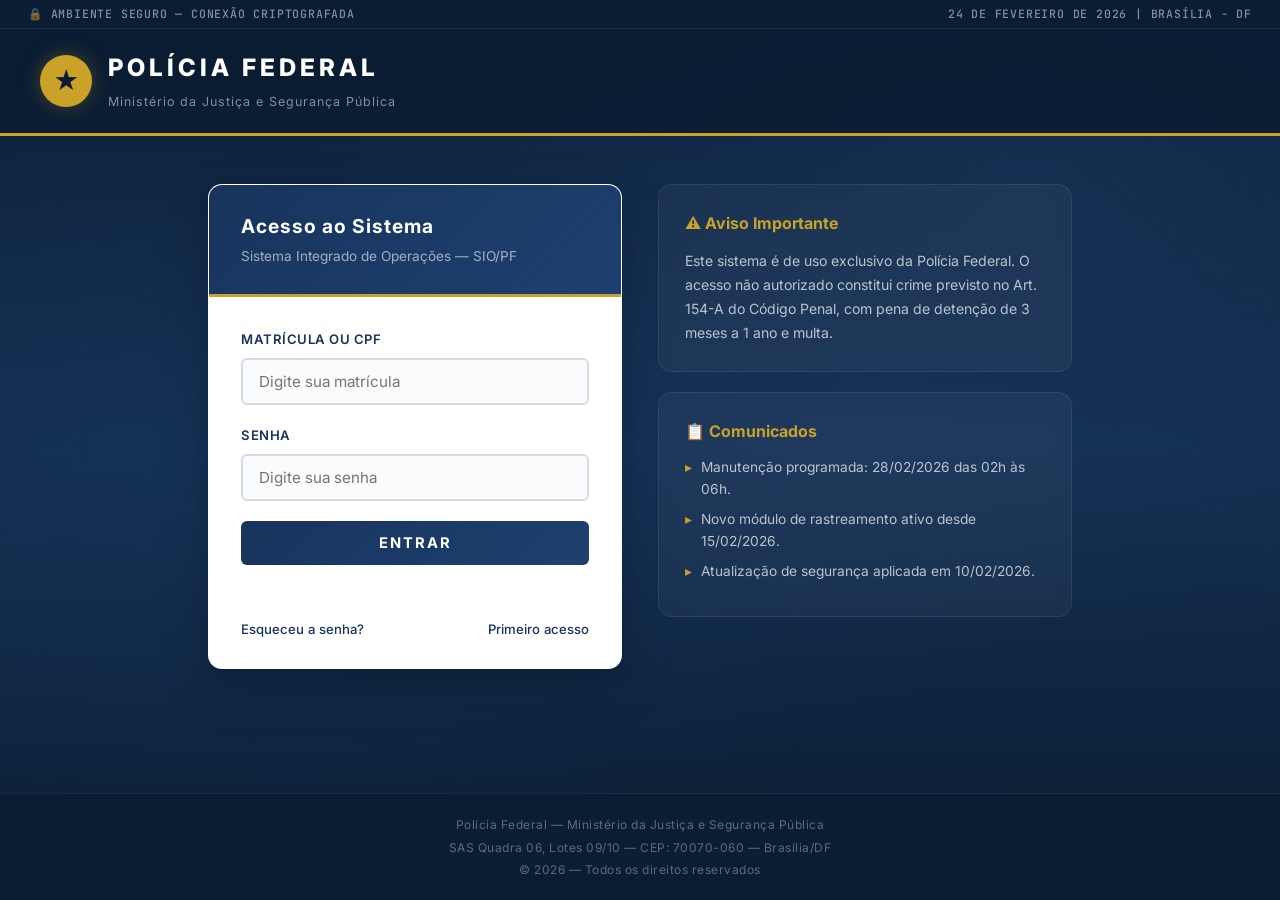
<file: index.html>
<!DOCTYPE html>
<html lang="pt-br">
<head>
    <meta charset="UTF-8">
    <meta name="viewport" content="width=device-width, initial-scale=1.0">
    <title>Polícia Federal — Sistema Integrado de Segurança</title>
    <link rel="preconnect" href="https://fonts.googleapis.com">
    <link rel="preconnect" href="https://fonts.gstatic.com" crossorigin>
    <link href="https://fonts.googleapis.com/css2?family=Inter:wght@300;400;500;600;700;800;900&family=JetBrains+Mono:wght@400;600;700&display=swap" rel="stylesheet">
    <link rel="stylesheet" href="style.css">
</head>
<body class="login-page">

    <!-- TOP BAR -->
    <div class="top-bar">
        <span>🔒 Ambiente Seguro — Conexão Criptografada</span>
        <span>24 de Fevereiro de 2026 | Brasília - DF</span>
    </div>

    <!-- HEADER -->
    <header class="login-header">
        <div class="logo-area">
            <div class="logo-icon">★</div>
            <div class="logo-text">
                <h1>POLÍCIA FEDERAL</h1>
                <span>Ministério da Justiça e Segurança Pública</span>
            </div>
        </div>
    </header>

    <!-- LOGIN -->
    <main class="login-main">
        <div class="login-card">
            <div class="login-card-header">
                <h2>Acesso ao Sistema</h2>
                <p>Sistema Integrado de Operações — SIO/PF</p>
            </div>
            <form id="loginForm">
                <div class="form-group">
                    <label for="username">Matrícula ou CPF</label>
                    <input type="text" id="username" name="username" placeholder="Digite sua matrícula" required autocomplete="off">
                </div>
                <div class="form-group">
                    <label for="password">Senha</label>
                    <input type="password" id="password" name="password" placeholder="Digite sua senha" required>
                </div>
                <button type="submit" class="btn-login">ENTRAR</button>
                <div id="loginError" class="login-error"></div>
            </form>
            <div class="login-card-footer">
                <a href="#">Esqueceu a senha?</a>
                <a href="#">Primeiro acesso</a>
            </div>
        </div>

        <div class="login-info">
            <div class="info-box">
                <h3>⚠️ Aviso Importante</h3>
                <p>Este sistema é de uso exclusivo da Polícia Federal. O acesso não autorizado constitui crime previsto no Art. 154-A do Código Penal, com pena de detenção de 3 meses a 1 ano e multa.</p>
            </div>
            <div class="info-box">
                <h3>📋 Comunicados</h3>
                <ul>
                    <li>Manutenção programada: 28/02/2026 das 02h às 06h.</li>
                    <li>Novo módulo de rastreamento ativo desde 15/02/2026.</li>
                    <li>Atualização de segurança aplicada em 10/02/2026.</li>
                </ul>
            </div>
        </div>
    </main>

    <!-- FOOTER -->
    <footer class="login-footer">
        <div class="footer-content">
            <p>Polícia Federal — Ministério da Justiça e Segurança Pública</p>
            <p>SAS Quadra 06, Lotes 09/10 — CEP: 70070-060 — Brasília/DF</p>
            <p>© 2026 — Todos os direitos reservados</p>
        </div>
    </footer>

    <script src="login.js"></script>
</body>
</html>
</file>
<file: style.css>
/* ========================================
   POLÍCIA FEDERAL — SIO/PF v4.7.2
   Sistema Integrado de Operações
   Design Institucional — 2026
   ======================================== */

/* ===== CUSTOM PROPERTIES ===== */
:root {
    --pf-navy: #0b1d32;
    --pf-navy-light: #17345c;
    --pf-navy-mid: #1e4070;
    --pf-gold: #c9a227;
    --pf-gold-light: #e6c744;
    --pf-gold-dark: #a17f1a;
    --pf-bg: #f0f2f6;
    --pf-bg-alt: #e8ecf2;
    --pf-card: #ffffff;
    --pf-text: #1a2a3a;
    --pf-text-muted: #5a6a7a;
    --pf-border: #d4dbe5;
    --pf-success: #0f8a47;
    --pf-warning: #c77d10;
    --pf-danger: #c62828;
    --pf-info: #1565c0;
    --shadow-sm: 0 1px 3px rgba(0,0,0,.06), 0 1px 2px rgba(0,0,0,.04);
    --shadow-md: 0 4px 12px rgba(0,0,0,.07), 0 2px 4px rgba(0,0,0,.04);
    --shadow-lg: 0 12px 36px rgba(0,0,0,.1), 0 4px 8px rgba(0,0,0,.06);
    --shadow-xl: 0 20px 56px rgba(0,0,0,.14), 0 8px 16px rgba(0,0,0,.08);
    --radius-sm: 6px;
    --radius-md: 10px;
    --radius-lg: 14px;
    --font-body: 'Inter', 'Segoe UI', system-ui, sans-serif;
    --font-mono: 'JetBrains Mono', 'Consolas', monospace;
    --transition: .2s cubic-bezier(.4,0,.2,1);
}

/* ===== RESET & BASE ===== */
*, *::before, *::after { box-sizing: border-box; margin: 0; padding: 0; }

body {
    font-family: var(--font-body);
    background: var(--pf-bg);
    color: var(--pf-text);
    line-height: 1.6;
    -webkit-font-smoothing: antialiased;
    -moz-osx-font-smoothing: grayscale;
}

a { color: inherit; text-decoration: none; }
ul { list-style: none; }
table { border-collapse: collapse; width: 100%; }
::selection { background: var(--pf-gold); color: var(--pf-navy); }

/* ===== TOP BAR ===== */
.top-bar {
    background: var(--pf-navy);
    color: rgba(255,255,255,.5);
    font-size: 0.72rem;
    font-weight: 500;
    padding: 5px 28px;
    display: flex;
    justify-content: space-between;
    align-items: center;
    letter-spacing: .8px;
    text-transform: uppercase;
    font-family: var(--font-mono);
    border-bottom: 1px solid rgba(255,255,255,.06);
}

/* ===== GOLD SEPARATOR LINE (used in headers) ===== */
.gold-line {
    height: 3px;
    background: linear-gradient(90deg, transparent, var(--pf-gold), transparent);
}

/* ========================================
   LOGIN PAGE
   ======================================== */
.login-page {
    background: var(--pf-navy);
    background-image:
        radial-gradient(ellipse at 20% 50%, rgba(23,52,92,.6) 0%, transparent 60%),
        radial-gradient(ellipse at 80% 20%, rgba(30,64,112,.4) 0%, transparent 50%),
        linear-gradient(180deg, #0b1d32 0%, #132d4f 50%, #0b1d32 100%);
    min-height: 100vh;
}

.login-header {
    background: rgba(11,29,50,.85);
    backdrop-filter: blur(12px);
    padding: 20px 40px;
    display: flex;
    align-items: center;
    justify-content: space-between;
    border-bottom: 3px solid var(--pf-gold);
}
.logo-area { display: flex; align-items: center; gap: 16px; }
.logo-icon {
    width: 52px; height: 52px;
    background: var(--pf-gold);
    color: var(--pf-navy);
    border-radius: 50%;
    display: flex; align-items: center; justify-content: center;
    font-size: 1.6rem; font-weight: 900;
    box-shadow: 0 0 20px rgba(201,162,39,.3);
}
.logo-text h1 {
    color: #fff;
    font-size: 1.5rem;
    font-weight: 800;
    letter-spacing: 4px;
    margin: 0;
}
.logo-text span {
    color: rgba(255,255,255,.5);
    font-size: 0.78rem;
    font-weight: 400;
    letter-spacing: 1px;
}

.login-main {
    max-width: 920px;
    margin: 48px auto;
    display: grid;
    grid-template-columns: 1fr 1fr;
    gap: 36px;
    padding: 0 28px;
}

.login-card {
    background: var(--pf-card);
    border-radius: var(--radius-lg);
    box-shadow: var(--shadow-xl);
    overflow: hidden;
    border: 1px solid rgba(255,255,255,.08);
}
.login-card-header {
    background: linear-gradient(135deg, var(--pf-navy-light), var(--pf-navy-mid));
    color: #fff;
    padding: 26px 32px;
    border-bottom: 3px solid var(--pf-gold);
}
.login-card-header h2 { font-size: 1.2rem; font-weight: 700; letter-spacing: 1px; margin-bottom: 4px; }
.login-card-header p { color: rgba(255,255,255,.6); font-size: 0.85rem; font-weight: 400; }

.login-card form { padding: 32px 32px 20px; }
.login-card .form-group { margin-bottom: 20px; }
.login-card label {
    display: block;
    font-weight: 600;
    color: var(--pf-navy-light);
    margin-bottom: 8px;
    font-size: 0.82rem;
    letter-spacing: .5px;
    text-transform: uppercase;
}
.login-card input {
    width: 100%;
    padding: 12px 16px;
    border: 2px solid var(--pf-border);
    border-radius: var(--radius-sm);
    font-size: 0.95rem;
    font-family: var(--font-body);
    transition: border-color var(--transition), box-shadow var(--transition);
    background: #fafbfc;
}
.login-card input:focus {
    border-color: var(--pf-navy-light);
    box-shadow: 0 0 0 3px rgba(23,52,92,.1);
    outline: none;
    background: #fff;
}

.btn-login {
    width: 100%;
    padding: 13px;
    background: linear-gradient(135deg, var(--pf-navy-light), var(--pf-navy-mid));
    color: #fff;
    border: none;
    border-radius: var(--radius-sm);
    font-size: 0.92rem;
    font-weight: 700;
    font-family: var(--font-body);
    letter-spacing: 2px;
    cursor: pointer;
    transition: all var(--transition);
    position: relative;
    overflow: hidden;
}
.btn-login::after {
    content: '';
    position: absolute;
    top: 0; left: -100%;
    width: 100%; height: 100%;
    background: linear-gradient(90deg, transparent, rgba(255,255,255,.1), transparent);
    transition: left .5s;
}
.btn-login:hover { background: linear-gradient(135deg, var(--pf-gold-dark), var(--pf-gold)); color: var(--pf-navy); }
.btn-login:hover::after { left: 100%; }
.btn-login:active { transform: scale(.98); }

.login-error {
    color: var(--pf-danger);
    text-align: center;
    margin-top: 14px;
    font-size: 0.85rem;
    font-weight: 500;
    min-height: 20px;
}

.login-card-footer {
    display: flex;
    justify-content: space-between;
    padding: 0 32px 28px;
}
.login-card-footer a {
    color: var(--pf-navy-light);
    font-size: 0.82rem;
    font-weight: 500;
    transition: color var(--transition);
}
.login-card-footer a:hover { color: var(--pf-gold-dark); }

.login-info { display: flex; flex-direction: column; gap: 20px; }
.info-box {
    background: rgba(255,255,255,.04);
    border: 1px solid rgba(255,255,255,.08);
    border-radius: var(--radius-lg);
    padding: 26px;
    color: rgba(255,255,255,.7);
    backdrop-filter: blur(8px);
    transition: border-color var(--transition);
}
.info-box:hover { border-color: rgba(201,162,39,.3); }
.info-box h3 { color: var(--pf-gold); margin-bottom: 12px; font-size: 1rem; font-weight: 700; }
.info-box p { font-size: 0.88rem; line-height: 1.7; }
.info-box ul { padding-left: 0; }
.info-box li { margin-bottom: 8px; font-size: 0.86rem; padding-left: 16px; position: relative; }
.info-box li::before { content: "▸"; position: absolute; left: 0; color: var(--pf-gold); font-weight: 700; }

.login-footer {
    background: rgba(11,29,50,.9);
    border-top: 1px solid rgba(255,255,255,.06);
    color: rgba(255,255,255,.35);
    text-align: center;
    padding: 18px;
    font-size: 0.75rem;
    position: fixed;
    bottom: 0;
    width: 100%;
    letter-spacing: .5px;
}
.login-footer p { margin: 2px 0; }

/* ========================================
   DASHBOARD PAGE
   ======================================== */
.dashboard-page {
    background: var(--pf-bg);
    background-image: url("data:image/svg+xml,%3Csvg width='60' height='60' viewBox='0 0 60 60' xmlns='http://www.w3.org/2000/svg'%3E%3Cg fill='none' fill-rule='evenodd'%3E%3Cg fill='%23c9d1db' fill-opacity='0.08'%3E%3Cpath d='M36 34v-4h-2v4h-4v2h4v4h2v-4h4v-2h-4zm0-30V0h-2v4h-4v2h4v4h2V6h4V4h-4zM6 34v-4H4v4H0v2h4v4h2v-4h4v-2H6zM6 4V0H4v4H0v2h4v4h2V6h4V4H6z'/%3E%3C/g%3E%3C/g%3E%3C/svg%3E");
    min-height: 100vh;
}

/* HEADER */
.dash-header {
    background: linear-gradient(135deg, var(--pf-navy) 0%, var(--pf-navy-light) 100%);
    color: #fff;
    padding: 0 32px;
    display: flex;
    justify-content: space-between;
    align-items: center;
    box-shadow: var(--shadow-lg);
    position: relative;
    z-index: 100;
    min-height: 68px;
}
.dash-header::after {
    content: '';
    position: absolute;
    bottom: 0;
    left: 0;
    width: 100%;
    height: 3px;
    background: linear-gradient(90deg, var(--pf-gold-dark), var(--pf-gold), var(--pf-gold-dark));
}
.dash-logo { display: flex; align-items: center; gap: 14px; padding: 14px 0; }
.dash-logo .logo-icon {
    width: 44px; height: 44px;
    font-size: 1.3rem;
}
.dash-logo h1 { font-size: 1.25rem; letter-spacing: 3px; margin: 0; font-weight: 800; }
.dash-logo .subtitle { color: rgba(255,255,255,.5); font-size: 0.72rem; display: block; font-weight: 400; letter-spacing: 1px; }

.dash-user-info { display: flex; align-items: center; gap: 14px; }
.user-badge {
    background: rgba(201,162,39,.12);
    color: var(--pf-gold-light);
    padding: 7px 16px;
    border-radius: 20px;
    font-size: 0.78rem;
    font-weight: 600;
    letter-spacing: .3px;
    border: 1px solid rgba(201,162,39,.2);
}
.btn-logout {
    background: transparent;
    color: rgba(255,255,255,.6);
    padding: 7px 16px;
    border-radius: var(--radius-sm);
    font-size: 0.78rem;
    font-weight: 600;
    transition: all var(--transition);
    border: 1px solid rgba(255,255,255,.15);
    letter-spacing: .5px;
}
.btn-logout:hover { background: var(--pf-danger); color: #fff; border-color: var(--pf-danger); }

/* NAV */
.dash-nav {
    background: var(--pf-navy-light);
    padding: 0 32px;
    display: flex;
    gap: 0;
    box-shadow: 0 2px 8px rgba(0,0,0,.12);
    overflow-x: auto;
    position: relative;
    z-index: 99;
}
.dash-nav a {
    color: rgba(255,255,255,.55);
    padding: 14px 22px;
    font-size: 0.82rem;
    font-weight: 600;
    border-bottom: 3px solid transparent;
    transition: all var(--transition);
    white-space: nowrap;
    letter-spacing: .3px;
    position: relative;
}
.dash-nav a:hover {
    color: rgba(255,255,255,.85);
    background: rgba(255,255,255,.04);
}
.dash-nav a.active {
    color: var(--pf-gold);
    border-bottom-color: var(--pf-gold);
    background: rgba(201,162,39,.06);
}

/* MAIN */
.dash-main {
    max-width: 1240px;
    margin: 32px auto;
    padding: 0 28px;
}
.dash-main > section > h2 {
    font-size: 1.3rem;
    font-weight: 800;
    color: var(--pf-navy);
    letter-spacing: .5px;
    margin-bottom: 8px;
    position: relative;
    padding-left: 16px;
}
.dash-main > section > h2::before {
    content: '';
    position: absolute;
    left: 0;
    top: 4px;
    bottom: 4px;
    width: 4px;
    background: var(--pf-gold);
    border-radius: 2px;
}

/* STATS */
.stats-grid {
    display: grid;
    grid-template-columns: repeat(4, 1fr);
    gap: 20px;
    margin: 24px 0 28px;
}
.stat-card {
    border-radius: var(--radius-md);
    padding: 22px 24px;
    color: #fff;
    box-shadow: var(--shadow-md);
    position: relative;
    overflow: hidden;
    transition: transform var(--transition), box-shadow var(--transition);
}
.stat-card:hover {
    transform: translateY(-3px);
    box-shadow: var(--shadow-lg);
}
.stat-card::before {
    content: '';
    position: absolute;
    top: -20px; right: -20px;
    width: 80px; height: 80px;
    border-radius: 50%;
    background: rgba(255,255,255,.08);
}
.stat-number { font-size: 2.2rem; font-weight: 900; line-height: 1; }
.stat-label { font-size: 0.82rem; opacity: .85; margin-top: 6px; font-weight: 500; }
.stat-blue { background: linear-gradient(135deg, #0d2847, #1565c0); }
.stat-green { background: linear-gradient(135deg, #0a3520, #0f8a47); }
.stat-yellow { background: linear-gradient(135deg, #5c3d0a, var(--pf-gold-dark)); }
.stat-red { background: linear-gradient(135deg, #4a0e0e, #c62828); }

/* CARDS */
.card {
    background: var(--pf-card);
    border-radius: var(--radius-md);
    padding: 24px 28px;
    box-shadow: var(--shadow-sm);
    margin-bottom: 24px;
    border: 1px solid rgba(0,0,0,.04);
    transition: box-shadow var(--transition);
}
.card:hover { box-shadow: var(--shadow-md); }
.card h3 {
    color: var(--pf-navy);
    margin-bottom: 16px;
    font-size: 1rem;
    font-weight: 700;
    border-bottom: 2px solid var(--pf-bg);
    padding-bottom: 10px;
    letter-spacing: .3px;
}

.dash-grid-2col {
    display: grid;
    grid-template-columns: 1.3fr 1fr;
    gap: 24px;
    margin-bottom: 24px;
}

/* TABLES */
.table-clean, .table-full {
    width: 100%;
    font-size: 0.85rem;
}
.table-clean th, .table-full th {
    background: linear-gradient(135deg, var(--pf-navy), var(--pf-navy-light));
    color: #fff;
    padding: 11px 16px;
    text-align: left;
    font-weight: 600;
    font-size: 0.78rem;
    letter-spacing: .5px;
    text-transform: uppercase;
}
.table-clean td, .table-full td {
    padding: 11px 16px;
    border-bottom: 1px solid var(--pf-bg);
    transition: background var(--transition);
}
.table-clean tbody tr:hover, .table-full tbody tr:hover {
    background: rgba(201,162,39,.04);
}
.table-clean tbody tr:nth-child(even), .table-full tbody tr:nth-child(even) {
    background: #fafbfc;
}

.table-profile td { padding: 12px 18px; font-size: 0.88rem; }
.table-profile tr:nth-child(even) { background: #fafbfc; }
.table-profile tr:hover { background: rgba(201,162,39,.04); }

/* STATUS BADGES */
.status-green { color: var(--pf-success); font-weight: 700; }
.status-yellow { color: var(--pf-warning); font-weight: 700; }
.status-red { color: var(--pf-danger); font-weight: 700; }

/* ALERTS */
.alert {
    padding: 14px 18px;
    border-radius: var(--radius-sm);
    margin-bottom: 12px;
    font-size: 0.86rem;
    border-left: 4px solid;
    transition: transform var(--transition);
}
.alert:hover { transform: translateX(3px); }
.alert-red { background: #fef2f2; border-color: var(--pf-danger); color: #7f1d1d; }
.alert-yellow { background: #fffbeb; border-color: var(--pf-warning); color: #78350f; }
.alert-blue { background: #eff6ff; border-color: var(--pf-info); color: #1e3a5f; }

/* COMUNICADOS */
.comunicados-list li {
    padding: 12px 0;
    border-bottom: 1px solid var(--pf-bg);
    font-size: 0.88rem;
    transition: padding-left var(--transition);
}
.comunicados-list li:hover { padding-left: 8px; }
.comunicados-list li:last-child { border-bottom: none; }

/* FILTER BAR */
.filter-bar {
    display: flex;
    gap: 12px;
    margin-bottom: 22px;
    flex-wrap: wrap;
}
.filter-bar select, .filter-bar input {
    padding: 9px 16px;
    border: 2px solid var(--pf-border);
    border-radius: var(--radius-sm);
    font-size: 0.85rem;
    font-family: var(--font-body);
    background: #fff;
    transition: border-color var(--transition), box-shadow var(--transition);
}
.filter-bar input { flex: 1; min-width: 200px; }
.filter-bar select:focus, .filter-bar input:focus {
    border-color: var(--pf-navy-light);
    box-shadow: 0 0 0 3px rgba(23,52,92,.08);
    outline: none;
}

/* OPERATIONS GRID */
.ops-grid {
    display: grid;
    grid-template-columns: repeat(2, 1fr);
    gap: 22px;
}
.op-card {
    background: var(--pf-card);
    border-radius: var(--radius-md);
    padding: 24px;
    box-shadow: var(--shadow-sm);
    border-top: 4px solid;
    position: relative;
    transition: transform var(--transition), box-shadow var(--transition);
    border-left: 1px solid rgba(0,0,0,.04);
    border-right: 1px solid rgba(0,0,0,.04);
    border-bottom: 1px solid rgba(0,0,0,.04);
}
.op-card:hover {
    transform: translateY(-3px);
    box-shadow: var(--shadow-md);
}
.op-critica { border-top-color: var(--pf-danger); }
.op-alta { border-top-color: var(--pf-warning); }
.op-media { border-top-color: var(--pf-info); }

.op-badge {
    position: absolute;
    top: 16px;
    right: 16px;
    padding: 4px 12px;
    border-radius: 12px;
    font-size: 0.65rem;
    font-weight: 800;
    letter-spacing: 1px;
    text-transform: uppercase;
}
.op-critica .op-badge { background: #fde8e8; color: var(--pf-danger); }
.op-alta .op-badge { background: #fdf3e0; color: var(--pf-warning); }
.op-media .op-badge { background: #e3f2fd; color: var(--pf-info); }

.op-card h3 { color: var(--pf-navy); margin-bottom: 8px; font-size: 1.05rem; }
.op-card p { font-size: 0.84rem; color: var(--pf-text-muted); margin-bottom: 6px; line-height: 1.6; }

.op-progress {
    background: var(--pf-bg);
    border-radius: 8px;
    height: 8px;
    margin-top: 16px;
    overflow: hidden;
}
.op-bar {
    height: 100%;
    border-radius: 8px;
    background: linear-gradient(90deg, var(--pf-navy-light), var(--pf-info));
    transition: width 1s ease;
    position: relative;
}
.op-bar::after {
    content: '';
    position: absolute;
    top: 0; left: 0; right: 0; bottom: 0;
    background: linear-gradient(90deg, transparent, rgba(255,255,255,.3), transparent);
    animation: progressShine 2s infinite;
}
@keyframes progressShine {
    0% { transform: translateX(-100%); }
    100% { transform: translateX(100%); }
}
.op-percent { font-size: 0.75rem; color: var(--pf-text-muted); display: block; margin-top: 5px; text-align: right; font-weight: 600; }

/* CONSULTAS */
.section-desc { color: var(--pf-text-muted); margin-bottom: 22px; font-size: 0.9rem; }

.consulta-tabs {
    display: flex;
    gap: 0;
    margin-bottom: 22px;
    border-bottom: 2px solid var(--pf-border);
}
.consulta-tab {
    padding: 11px 28px;
    border: none;
    background: none;
    font-size: 0.88rem;
    font-weight: 600;
    font-family: var(--font-body);
    color: var(--pf-text-muted);
    cursor: pointer;
    border-bottom: 3px solid transparent;
    margin-bottom: -2px;
    transition: all var(--transition);
    letter-spacing: .3px;
}
.consulta-tab:hover { color: var(--pf-navy); background: rgba(0,0,0,.02); }
.consulta-tab.active {
    color: var(--pf-navy);
    border-bottom-color: var(--pf-gold);
    background: rgba(201,162,39,.04);
}

.consulta-form .form-row {
    display: grid;
    grid-template-columns: 1fr 1fr;
    gap: 16px;
    margin-bottom: 18px;
}
.consulta-form .form-group label {
    display: block;
    font-weight: 600;
    color: var(--pf-navy-light);
    margin-bottom: 7px;
    font-size: 0.8rem;
    letter-spacing: .5px;
    text-transform: uppercase;
}
.consulta-form .form-group input {
    width: 100%;
    padding: 11px 16px;
    border: 2px solid var(--pf-border);
    border-radius: var(--radius-sm);
    font-size: 0.9rem;
    font-family: var(--font-body);
    transition: border-color var(--transition), box-shadow var(--transition);
    background: #fafbfc;
}
.consulta-form .form-group input:focus {
    border-color: var(--pf-navy-light);
    box-shadow: 0 0 0 3px rgba(23,52,92,.08);
    outline: none;
    background: #fff;
}

.btn-primary {
    padding: 11px 32px;
    background: linear-gradient(135deg, var(--pf-navy-light), var(--pf-navy-mid));
    color: #fff;
    border: none;
    border-radius: var(--radius-sm);
    font-size: 0.88rem;
    font-weight: 700;
    font-family: var(--font-body);
    letter-spacing: 1px;
    cursor: pointer;
    transition: all var(--transition);
}
.btn-primary:hover {
    background: linear-gradient(135deg, var(--pf-gold-dark), var(--pf-gold));
    color: var(--pf-navy);
    transform: translateY(-1px);
}
.btn-primary:active { transform: translateY(0); }

.consulta-result {
    margin-top: 24px;
    padding: 22px 26px;
    background: #fafbfc;
    border-radius: var(--radius-md);
    border-left: 4px solid var(--pf-navy-light);
    display: none;
    font-size: 0.88rem;
    line-height: 1.8;
    box-shadow: var(--shadow-sm);
    animation: slideDown .3s ease;
}
.consulta-result.show { display: block; }

/* ARQUIVOS LOGIN */
.arquivos-login-box {
    background: var(--pf-card);
    border-radius: var(--radius-lg);
    box-shadow: var(--shadow-lg);
    max-width: 440px;
    margin: 36px auto;
    padding: 44px 40px;
    text-align: center;
    border: 1px solid rgba(0,0,0,.04);
}
.lock-icon { font-size: 3.2rem; margin-bottom: 14px; }
.arquivos-login-box h3 { color: var(--pf-navy); margin-bottom: 6px; font-weight: 700; }
.arquivos-login-box > p { color: var(--pf-text-muted); font-size: 0.86rem; margin-bottom: 26px; }
.arquivos-login-box .form-group { margin-bottom: 18px; text-align: left; }
.arquivos-login-box label {
    display: block;
    font-weight: 600;
    color: var(--pf-navy-light);
    margin-bottom: 7px;
    font-size: 0.8rem;
    letter-spacing: .5px;
    text-transform: uppercase;
}
.arquivos-login-box input {
    width: 100%;
    padding: 11px 16px;
    border: 2px solid var(--pf-border);
    border-radius: var(--radius-sm);
    font-size: 0.9rem;
    font-family: var(--font-body);
    transition: border-color var(--transition), box-shadow var(--transition);
    background: #fafbfc;
}
.arquivos-login-box input:focus {
    border-color: var(--pf-navy-light);
    box-shadow: 0 0 0 3px rgba(23,52,92,.08);
    outline: none;
    background: #fff;
}

/* PERFIL */
.perfil-grid {
    display: grid;
    grid-template-columns: 280px 1fr;
    gap: 28px;
}
.perfil-card {
    background: linear-gradient(180deg, var(--pf-navy), var(--pf-navy-light));
    color: #fff;
    border-radius: var(--radius-lg);
    padding: 40px 28px;
    text-align: center;
    box-shadow: var(--shadow-md);
    border: 1px solid rgba(255,255,255,.05);
}
.perfil-avatar {
    width: 96px; height: 96px;
    background: var(--pf-gold);
    color: var(--pf-navy);
    border-radius: 50%;
    display: flex; align-items: center; justify-content: center;
    font-size: 2rem; font-weight: 900;
    margin: 0 auto 18px;
    box-shadow: 0 0 24px rgba(201,162,39,.3);
    border: 3px solid rgba(255,255,255,.15);
}
.perfil-card h3 { font-size: 1.15rem; margin-bottom: 6px; font-weight: 700; }
.perfil-cargo { color: rgba(255,255,255,.55); font-size: 0.82rem; }

.perfil-details {
    background: var(--pf-card);
    border-radius: var(--radius-lg);
    padding: 28px;
    box-shadow: var(--shadow-sm);
    border: 1px solid rgba(0,0,0,.04);
}

/* FOOTER */
.dash-footer {
    background: linear-gradient(135deg, var(--pf-navy), var(--pf-navy-light));
    color: rgba(255,255,255,.45);
    text-align: center;
    padding: 24px;
    margin-top: 48px;
    font-size: 0.75rem;
    letter-spacing: .4px;
    border-top: 3px solid var(--pf-gold);
}
.dash-footer p { margin: 3px 0; }
.footer-content p { margin: 3px 0; }

/* ========================================
   ARQUIVOS CLASSIFICADOS
   ======================================== */

/* Granted Banner */
.arquivos-granted { margin-bottom: 28px; }
.granted-banner {
    display: flex;
    align-items: center;
    gap: 16px;
    background: linear-gradient(135deg, #065f46, #047857);
    color: #fff;
    padding: 18px 24px;
    border-radius: var(--radius-md);
    box-shadow: 0 4px 16px rgba(4, 120, 87, .25);
    animation: slideDown .5s ease;
}
.granted-icon { font-size: 2rem; }
.granted-banner strong { font-size: 1rem; letter-spacing: 1px; }
.granted-banner p { font-size: 0.85rem; color: #d1fae5; margin-top: 2px; }

/* Arquivo Grid */
.arquivos-grid {
    display: grid;
    grid-template-columns: repeat(auto-fill, minmax(280px, 1fr));
    gap: 22px;
    margin-bottom: 28px;
}

/* Arquivo Card */
.arquivo-card {
    background: var(--pf-card);
    border-radius: var(--radius-md);
    padding: 24px;
    box-shadow: var(--shadow-sm);
    border-left: 5px solid #94a3b8;
    transition: transform var(--transition), box-shadow var(--transition);
    position: relative;
    overflow: hidden;
}
.arquivo-card:hover {
    transform: translateY(-4px);
    box-shadow: var(--shadow-lg);
}
.arquivo-card::after {
    content: '';
    position: absolute;
    top: 0; left: 0;
    width: 100%; height: 100%;
    pointer-events: none;
    opacity: 0;
    transition: opacity .3s;
}
.arquivo-card:hover::after { opacity: 1; }

.arquivo-vermelho { border-left-color: var(--pf-danger); }
.arquivo-vermelho::after { background: linear-gradient(135deg, rgba(198,40,40,.03), transparent); }
.arquivo-amarelo { border-left-color: var(--pf-gold); }
.arquivo-amarelo::after { background: linear-gradient(135deg, rgba(201,162,39,.04), transparent); }
.arquivo-preto {
    border-left-color: #1e293b;
    background: linear-gradient(135deg, #1a2332, #0f172a);
    color: #8899aa;
}

.arquivo-header {
    display: flex;
    justify-content: space-between;
    align-items: center;
    margin-bottom: 12px;
}
.arquivo-classificacao {
    font-size: 0.65rem;
    font-weight: 800;
    letter-spacing: 1.5px;
    color: var(--pf-danger);
    background: rgba(198,40,40,.07);
    padding: 3px 10px;
    border-radius: 3px;
}
.classificacao-preto {
    color: var(--pf-gold) !important;
    background: rgba(201,162,39,.1) !important;
}
.arquivo-codigo {
    font-size: 0.7rem;
    color: #94a3b8;
    font-family: var(--font-mono);
}
.arquivo-icon {
    font-size: 2.5rem;
    margin: 8px 0 12px;
}
.arquivo-card h3 {
    font-size: 1.05rem;
    color: var(--pf-navy);
    margin-bottom: 8px;
    font-weight: 700;
}
.arquivo-preto h3 { color: #d0dae4; }
.arquivo-desc {
    font-size: 0.82rem;
    color: var(--pf-text-muted);
    margin-bottom: 16px;
    line-height: 1.5;
}
.arquivo-preto .arquivo-desc { color: #6a7a8a; }
.arquivo-meta {
    display: flex;
    justify-content: space-between;
    font-size: 0.72rem;
    color: #94a3b8;
    margin-bottom: 18px;
    font-family: var(--font-mono);
}

.btn-abrir-arquivo {
    display: block;
    width: 100%;
    padding: 10px;
    border: none;
    border-radius: var(--radius-sm);
    background: linear-gradient(135deg, var(--pf-navy-light), var(--pf-navy-mid));
    color: #fff;
    font-weight: 700;
    font-size: 0.8rem;
    font-family: var(--font-body);
    letter-spacing: 1.5px;
    cursor: pointer;
    transition: all var(--transition);
}
.btn-abrir-arquivo:hover {
    background: linear-gradient(135deg, var(--pf-gold-dark), var(--pf-gold));
    color: var(--pf-navy);
    transform: scale(1.02);
}
.btn-bloqueado {
    background: linear-gradient(135deg, #2d3748, #1a2332) !important;
}
.btn-bloqueado:hover {
    background: linear-gradient(135deg, #4a5568, #2d3748) !important;
    color: #fff !important;
}

/* ========================================
   DOCUMENT VIEWER
   ======================================== */
.arquivo-viewer {
    background: var(--pf-card);
    border-radius: var(--radius-lg);
    box-shadow: var(--shadow-xl);
    border: 1px solid rgba(23,52,92,.2);
    overflow: hidden;
    opacity: 0;
    transform: translateY(12px);
    transition: opacity .3s, transform .3s;
}
.arquivo-viewer.fade-in {
    opacity: 1;
    transform: translateY(0);
}
.viewer-toolbar {
    background: linear-gradient(135deg, var(--pf-navy), var(--pf-navy-light));
    color: #fff;
    padding: 14px 24px;
    display: flex;
    justify-content: space-between;
    align-items: center;
    font-weight: 700;
    font-size: 0.8rem;
    letter-spacing: .5px;
    border-bottom: 2px solid var(--pf-gold);
}
.btn-fechar-viewer {
    background: rgba(255,255,255,.1);
    color: #fff;
    border: 1px solid rgba(255,255,255,.2);
    padding: 6px 18px;
    border-radius: var(--radius-sm);
    cursor: pointer;
    font-weight: 700;
    font-size: 0.78rem;
    font-family: var(--font-body);
    transition: all var(--transition);
    letter-spacing: .5px;
}
.btn-fechar-viewer:hover { background: rgba(255,255,255,.2); }

.viewer-body {
    padding: 36px;
    max-height: 70vh;
    overflow-y: auto;
    font-size: 0.88rem;
    line-height: 1.85;
    color: var(--pf-text);
}

/* Document Stamps */
.doc-header-stamp {
    display: flex;
    gap: 12px;
    margin-bottom: 28px;
    flex-wrap: wrap;
}
.stamp {
    padding: 6px 18px;
    border-radius: 3px;
    font-size: 0.7rem;
    font-weight: 900;
    letter-spacing: 2px;
}
.stamp-ultra { background: var(--pf-danger); color: #fff; }
.stamp-conf { background: var(--pf-gold); color: var(--pf-navy); }
.stamp-warn { background: transparent; border: 2px solid var(--pf-danger); color: var(--pf-danger); }

.doc-section {
    margin-bottom: 28px;
    padding-bottom: 22px;
    border-bottom: 1px solid #e8ecf2;
}
.doc-section:last-of-type { border-bottom: none; }
.doc-section h3 {
    color: var(--pf-navy);
    font-size: 0.95rem;
    font-weight: 700;
    letter-spacing: 1px;
    margin-bottom: 14px;
    border-left: 4px solid var(--pf-gold);
    padding-left: 14px;
}

.doc-table {
    width: 100%;
    border-collapse: collapse;
    margin: 14px 0;
    font-size: 0.84rem;
}
.doc-table td, .doc-table th {
    padding: 10px 16px;
    border: 1px solid #e2e8f0;
    vertical-align: top;
}
.doc-table th {
    background: linear-gradient(135deg, var(--pf-navy), var(--pf-navy-light));
    color: #fff;
    font-weight: 700;
    font-size: 0.78rem;
    letter-spacing: .5px;
    text-transform: uppercase;
}
.doc-table tr:nth-child(even) { background: #fafbfc; }
.doc-table tr:hover { background: rgba(201,162,39,.04); }

.doc-list, .doc-list-numbered {
    margin: 14px 0 14px 24px;
}
.doc-list li {
    list-style-type: disc;
    margin-bottom: 8px;
    padding-left: 4px;
    line-height: 1.7;
}
.doc-list-numbered li {
    list-style-type: decimal;
    margin-bottom: 10px;
    padding-left: 4px;
    line-height: 1.7;
}

.doc-alert {
    padding: 16px 20px;
    border-radius: var(--radius-sm);
    margin: 16px 0;
    font-size: 0.84rem;
}
.doc-alert-red {
    background: rgba(198,40,40,.05);
    border-left: 4px solid var(--pf-danger);
    color: #7f1d1d;
}
.doc-alert-yellow {
    background: rgba(201,162,39,.06);
    border-left: 4px solid var(--pf-gold);
    color: #78350f;
}

.doc-footer-stamp {
    margin-top: 32px;
    padding: 22px;
    background: #f5f7fa;
    border: 2px dashed #b4bfcc;
    text-align: center;
    font-size: 0.72rem;
    color: var(--pf-text-muted);
    letter-spacing: 1.5px;
    line-height: 2;
    font-weight: 700;
    text-transform: uppercase;
}

/* ========================================
   MODAL DE BLOQUEIO (GEPETTO)
   ======================================== */
.modal-overlay {
    position: fixed;
    top: 0; left: 0;
    width: 100vw; height: 100vh;
    background: rgba(11, 29, 50, .7);
    backdrop-filter: blur(6px);
    display: flex;
    align-items: center;
    justify-content: center;
    z-index: 10000;
    opacity: 0;
    transition: opacity .3s;
}
.modal-overlay.modal-active { opacity: 1; }

.modal-box {
    background: var(--pf-card);
    border-radius: var(--radius-lg);
    max-width: 500px;
    width: 92%;
    padding: 44px 40px;
    text-align: center;
    box-shadow: var(--shadow-xl);
    transform: scale(.92);
    transition: transform .3s;
    border: 1px solid rgba(0,0,0,.06);
}
.modal-active .modal-box { transform: scale(1); }

.modal-bloqueio h3 {
    color: var(--pf-danger);
    font-size: 1.3rem;
    letter-spacing: 3px;
    margin: 14px 0 8px;
}
.modal-bloqueio-icon { font-size: 3.5rem; }
.modal-bloqueio-code {
    background: var(--pf-navy);
    color: var(--pf-gold);
    font-family: var(--font-mono);
    font-size: 0.82rem;
    font-weight: 700;
    letter-spacing: 1.5px;
    padding: 9px 24px;
    border-radius: var(--radius-sm);
    display: inline-block;
    margin: 14px 0 18px;
}
.modal-bloqueio p {
    font-size: 0.88rem;
    color: var(--pf-text-muted);
    margin-bottom: 6px;
    line-height: 1.6;
}
.modal-bloqueio-details {
    display: flex;
    flex-direction: column;
    gap: 8px;
    background: #f5f7fa;
    padding: 16px 18px;
    border-radius: var(--radius-sm);
    margin: 20px 0 28px;
    font-size: 0.78rem;
    font-family: var(--font-mono);
    color: var(--pf-text-muted);
    text-align: left;
    border: 1px solid var(--pf-bg);
}
.modal-bloqueio .btn-primary {
    padding: 13px 44px;
    font-size: 0.88rem;
}

/* ========================================
   ANIMATIONS
   ======================================== */
@keyframes slideDown {
    from { opacity: 0; transform: translateY(-12px); }
    to { opacity: 1; transform: translateY(0); }
}
@keyframes fadeIn {
    from { opacity: 0; }
    to { opacity: 1; }
}
@keyframes pulse {
    0%, 100% { opacity: 1; }
    50% { opacity: .6; }
}
.fade-in { animation: fadeIn .4s ease forwards; }
.shake { animation: shakeAnim .4s ease; }
@keyframes shakeAnim {
    0%, 100% { transform: translateX(0); }
    20% { transform: translateX(-8px); }
    40% { transform: translateX(8px); }
    60% { transform: translateX(-6px); }
    80% { transform: translateX(6px); }
}

/* Scrollbar */
::-webkit-scrollbar { width: 7px; }
::-webkit-scrollbar-track { background: var(--pf-bg); }
::-webkit-scrollbar-thumb { background: #b4bfcc; border-radius: 4px; }
::-webkit-scrollbar-thumb:hover { background: #8a99aa; }

/* ===== RESPONSIVE ===== */
@media (max-width: 900px) {
    .login-main { grid-template-columns: 1fr; }
    .stats-grid { grid-template-columns: repeat(2, 1fr); }
    .dash-grid-2col { grid-template-columns: 1fr; }
    .ops-grid { grid-template-columns: 1fr; }
    .perfil-grid { grid-template-columns: 1fr; }
    .consulta-form .form-row { grid-template-columns: 1fr; }
    .arquivos-grid { grid-template-columns: 1fr; }
    .viewer-body { padding: 20px; }
    .dash-header { padding: 0 18px; }
    .dash-nav { padding: 0 18px; }
    .dash-main { padding: 0 18px; }
}
@media (max-width: 600px) {
    .stats-grid { grid-template-columns: 1fr; }
    .dash-header { flex-direction: column; gap: 12px; text-align: center; padding: 14px; }
    .login-footer { position: static; }
    .modal-box { padding: 28px 20px; }
    .viewer-body { padding: 16px; }
}
</file>
